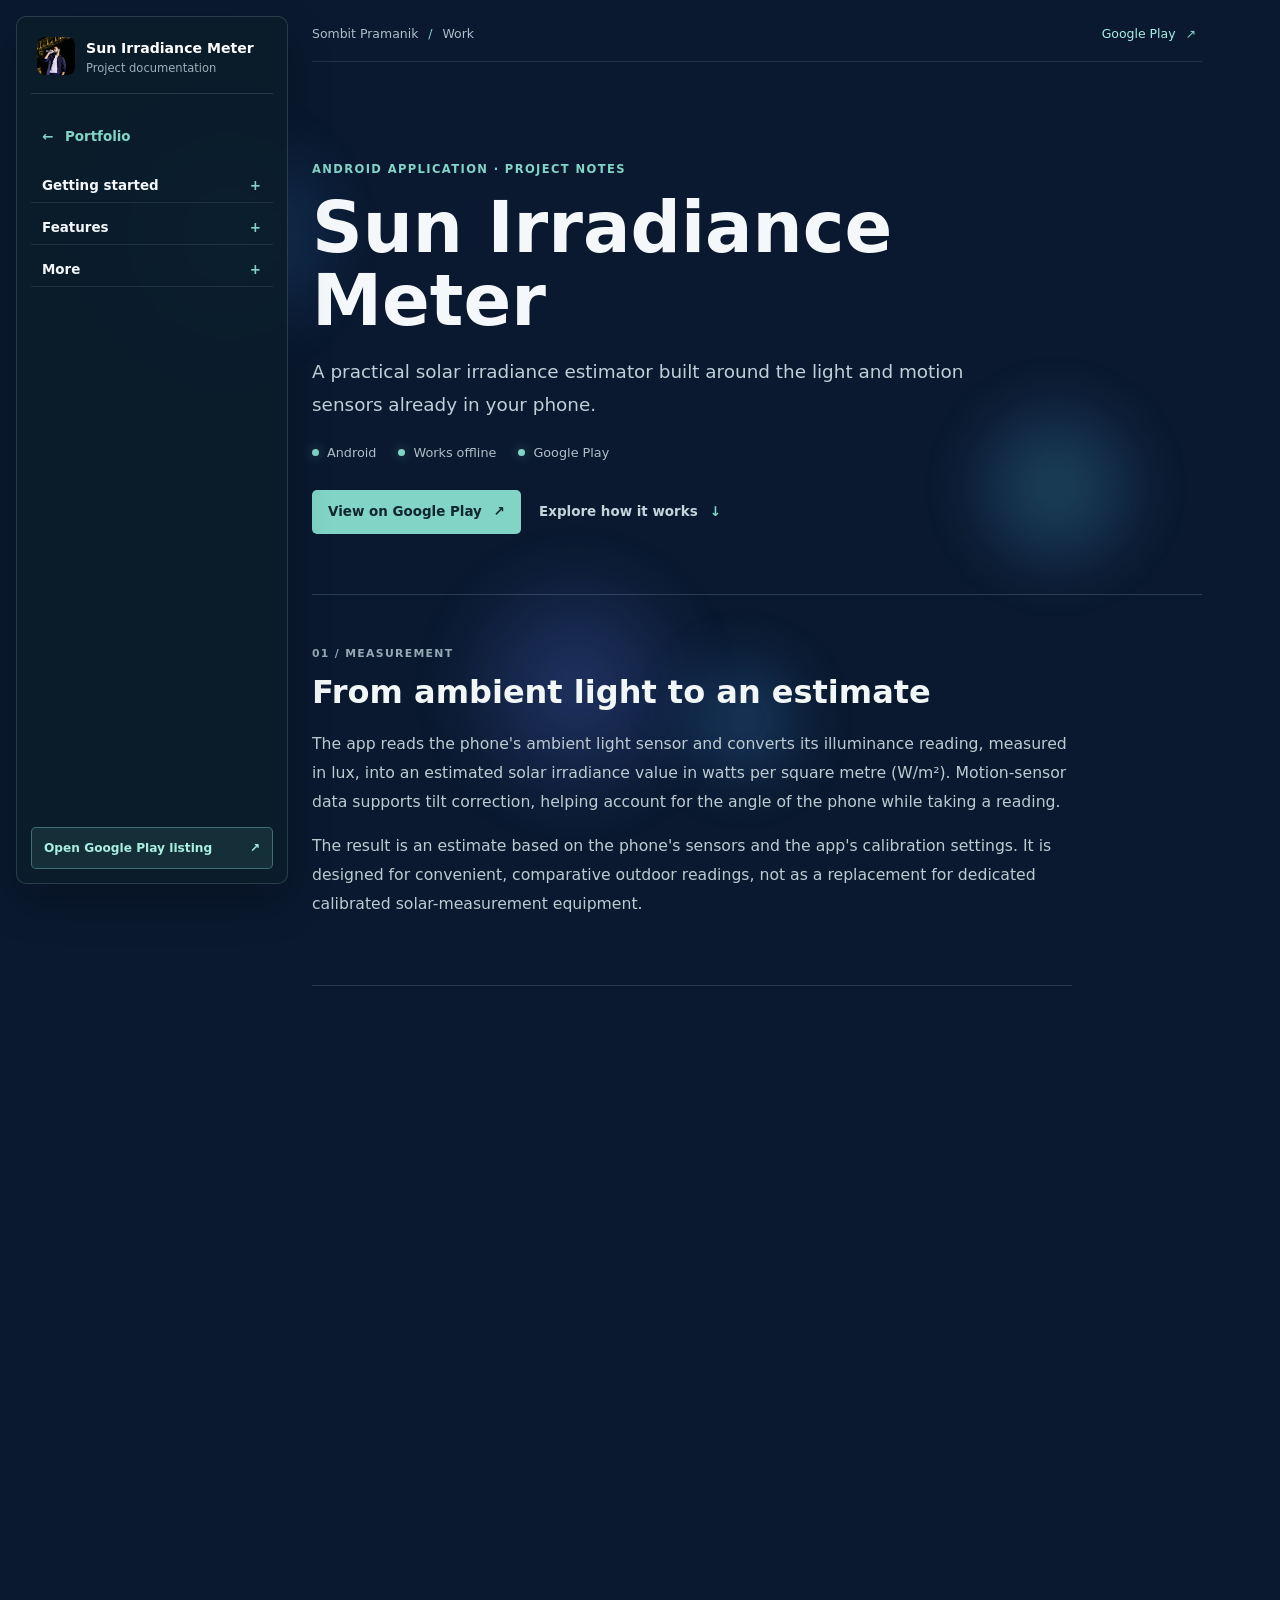
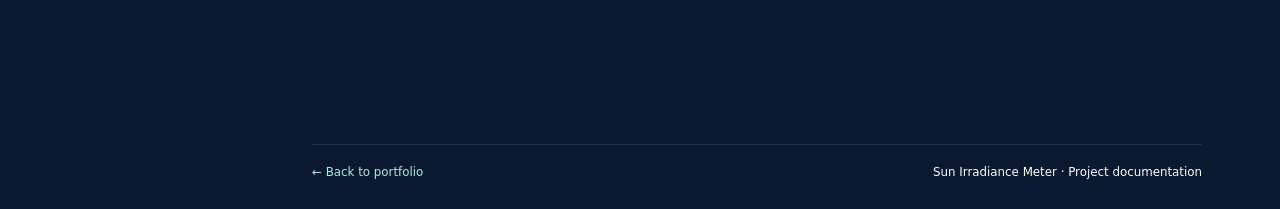
<file: IrradianceMeter.html>
<!DOCTYPE html>
<html lang="en">

<head>
    <meta charset="UTF-8">
    <meta name="viewport" content="width=device-width, initial-scale=1.0">
    <meta name="description"
        content="Project documentation for Sun Irradiance Meter, an offline Android app that estimates solar irradiance using phone sensors.">
    <title>Sun Irradiance Meter | Sombit Pramanik</title>
    <link rel="stylesheet" href="css/style.css">
    <link rel="stylesheet" href="css/irradiance-meter.css">
    <link rel="icon" href="assets/icon.webp" type="image/x-icon">
    <script src="js/scroll-reveal.js" defer></script>
    <script src="js/doc-navigation.js" defer></script>
    <script src="js/ambient-scene.js" defer></script>
</head>

<body class="documentation-page">
    <div class="ambient-scene" aria-hidden="true">
        <span class="ambient-orb ambient-orb-one"></span>
        <span class="ambient-orb ambient-orb-two"></span>
        <span class="ambient-orb ambient-orb-three"></span>
        <span class="ambient-orb ambient-orb-four"></span>
        <span class="ambient-cursor"></span>
    </div>

    <aside class="doc-sidebar">
        <a class="doc-brand" href="index.html#Work">
            <img src="assets/icon.webp" alt="" width="38" height="38">
            <span><strong>Sun Irradiance Meter</strong><small>Project documentation</small></span>
        </a>
        <nav class="doc-navigation" aria-label="Documentation navigation">
            <a class="doc-home-link" href="index.html#Work"><span aria-hidden="true">←</span> Portfolio</a>
            <details name="doc-sections" open>
                <summary>Getting started</summary>
                <ul>
                    <li><a href="#overview">Overview</a></li>
                    <li><a href="#measurement">How measurement works</a></li>
                </ul>
            </details>
            <details name="doc-sections">
                <summary>Features</summary>
                <ul>
                    <li><a href="#live-estimates">Live estimates</a></li>
                    <li><a href="#calibration">Manual calibration</a></li>
                    <li><a href="#reading-tools">Reading tools</a></li>
                </ul>
            </details>
            <details name="doc-sections">
                <summary>More</summary>
                <ul>
                    <li><a href="#privacy">Privacy and offline use</a></li>
                    <li><a href="#limitations">Accuracy and limitations</a></li>
                    <li><a href="#get-the-app">Get the app</a></li>
                </ul>
            </details>
        </nav>
        <a class="doc-sidebar-play" href="https://play.google.com/store/apps/details?id=com.sombitpramanik.sunirreadencemeater&amp;pli=1"
            target="_blank" rel="noopener noreferrer">Open Google Play listing <span aria-hidden="true">↗</span></a>
    </aside>

    <main class="doc-main">
        <div class="doc-topline">
            <a href="index.html#Work">Sombit Pramanik <span aria-hidden="true">/</span> Work</a>
            <a class="doc-topline-play" href="https://play.google.com/store/apps/details?id=com.sombitpramanik.sunirreadencemeater&amp;pli=1"
                target="_blank" rel="noopener noreferrer">Google Play <span aria-hidden="true">↗</span></a>
        </div>

        <header class="doc-hero scroll-reveal" id="overview">
            <p class="doc-eyebrow">ANDROID APPLICATION · PROJECT NOTES</p>
            <h1>Sun Irradiance Meter</h1>
            <p class="doc-lede">A practical solar irradiance estimator built around the light and motion sensors already in your phone.</p>
            <div class="doc-facts" aria-label="App details">
                <span><i aria-hidden="true"></i> Android</span>
                <span><i aria-hidden="true"></i> Works offline</span>
                <span><i aria-hidden="true"></i> Google Play</span>
            </div>
            <div class="doc-hero-actions">
                <a class="doc-primary-action" href="https://play.google.com/store/apps/details?id=com.sombitpramanik.sunirreadencemeater&amp;pli=1"
                    target="_blank" rel="noopener noreferrer">View on Google Play <span aria-hidden="true">↗</span></a>
                <a class="doc-text-action" href="#measurement">Explore how it works <span aria-hidden="true">↓</span></a>
            </div>
        </header>

        <div class="doc-content">
            <section class="doc-section scroll-reveal" aria-labelledby="measurement-title" id="measurement">
                <p class="doc-section-index">01 / MEASUREMENT</p>
                <h2 id="measurement-title">From ambient light to an estimate</h2>
                <p>The app reads the phone's ambient light sensor and converts its illuminance reading, measured in lux, into an estimated solar irradiance value in watts per square metre (W/m²). Motion-sensor data supports tilt correction, helping account for the angle of the phone while taking a reading.</p>
                <p>The result is an estimate based on the phone's sensors and the app's calibration settings. It is designed for convenient, comparative outdoor readings, not as a replacement for dedicated calibrated solar-measurement equipment.</p>
            </section>

            <section class="doc-section scroll-reveal" aria-labelledby="live-title" id="live-estimates">
                <p class="doc-section-index">02 / LIVE ESTIMATES</p>
                <h2 id="live-title">A steadier view of changing light</h2>
                <p>Sunlight and sensor readings can fluctuate as clouds pass or the phone moves. The app applies exponential smoothing to reduce rapid variation in the displayed readings and includes short-term prediction to give a near-future view alongside the current estimate.</p>
                <div class="doc-callout">
                    <span class="doc-callout-mark" aria-hidden="true">i</span>
                    <p>Smoothing and prediction make readings easier to follow; they do not remove sensor error or guarantee future weather conditions.</p>
                </div>
            </section>

            <section class="doc-section scroll-reveal" aria-labelledby="calibration-title" id="calibration">
                <p class="doc-section-index">03 / CALIBRATION</p>
                <h2 id="calibration-title">Adjust the estimate to your device</h2>
                <p>Phones can differ in sensor response. Manual calibration options let you adjust the minimum and maximum settings and luminous efficacy used by the conversion, so you can tune the estimate for your device and intended use.</p>
                <p>Keep a note of any adjustments you make. Changing calibration values changes the estimate; it does not independently verify the physical accuracy of the phone's sensor.</p>
            </section>

            <section class="doc-section scroll-reveal" aria-labelledby="tools-title" id="reading-tools">
                <p class="doc-section-index">04 / READING TOOLS</p>
                <h2 id="tools-title">Inspect the readings and orientation</h2>
                <p>Sensor diagnostics provide access to recent lux readings and sensor-orientation information. These tools help you check whether the phone is receiving light-sensor input and how its orientation is being interpreted during use.</p>
                <ul class="doc-feature-list">
                    <li><span aria-hidden="true">01</span><div><strong>Recent lux readings</strong><p>Review the light-sensor input that contributes to the estimate.</p></div></li>
                    <li><span aria-hidden="true">02</span><div><strong>Sensor orientation</strong><p>Inspect orientation information used for tilt-aware readings.</p></div></li>
                    <li><span aria-hidden="true">03</span><div><strong>Manual settings</strong><p>Adjust Min/Max and luminous-efficacy calibration values.</p></div></li>
                </ul>
            </section>

            <section class="doc-section scroll-reveal" aria-labelledby="privacy-title" id="privacy">
                <p class="doc-section-index">05 / PRIVACY</p>
                <h2 id="privacy-title">Designed for offline use</h2>
                <p>The app's core features work fully offline, and its measurement workflow uses the device's sensors. No account is required. The project listing describes the app as not collecting user-identifying data and not using third-party tracking or data collection.</p>
                <p>For the latest disclosures and the developer's current data-safety information, consult the <a class="doc-inline-link" href="https://play.google.com/store/apps/details?id=com.sombitpramanik.sunirreadencemeater&amp;pli=1" target="_blank" rel="noopener noreferrer">Google Play listing</a>.</p>
            </section>

            <section class="doc-section scroll-reveal" aria-labelledby="limits-title" id="limitations">
                <p class="doc-section-index">06 / ACCURACY</p>
                <h2 id="limits-title">Understanding the limitations</h2>
                <p>Readings depend on the phone's light and motion sensors, their placement and characteristics, the selected calibration values, device orientation, and the surrounding environment. Cases, shading, reflections, sensor differences, and changing sky conditions can affect results.</p>
                <p>Use the app for estimation and comparison. For research, safety-critical work, or measurements requiring traceable accuracy, use an appropriately calibrated instrument.</p>
            </section>

            <section class="doc-section doc-get-app scroll-reveal" aria-labelledby="get-app-title" id="get-the-app">
                <p class="doc-section-index">07 / AVAILABILITY</p>
                <h2 id="get-app-title">Get Sun Irradiance Meter</h2>
                <p>See the current description, release information, compatibility, and developer-provided disclosures on Google Play.</p>
                <a class="doc-primary-action" href="https://play.google.com/store/apps/details?id=com.sombitpramanik.sunirreadencemeater&amp;pli=1"
                    target="_blank" rel="noopener noreferrer">Open the Google Play listing <span aria-hidden="true">↗</span></a>
                <p class="doc-maintainer">Built by <a class="doc-inline-link" href="index.html#About">Sombit Pramanik</a></p>
            </section>
        </div>
        <footer class="doc-footer"><a href="index.html#Work">← Back to portfolio</a><span>Sun Irradiance Meter · Project documentation</span></footer>
    </main>
</body>

</html>
</file>
<file: css/style.css>
@import url("header.css");
@import url("about.css");
@import url("tech-stack.css");
@import url("education.css");
@import url("research.css");
@import url("work.css");
@import url("footer.css");
@import url("ambient.css");

* {
    margin: 0;
    padding: 0;
    box-sizing: border-box;
    /* border: 1px solid red; */
    font-family: system-ui, -apple-system, BlinkMacSystemFont, 'Segoe UI', Roboto, Oxygen, Ubuntu, Cantarell, 'Open Sans', 'Helvetica Neue', sans-serif;
    color: white;
}

body {
    background-color: #0a192f;
    min-height: 100vh;
    scroll-behavior: smooth;
    isolation: isolate;
}

a {
    padding: 8px 30px;
    margin: 0 10px;
    text-decoration: none;
    background: #000;
    color: white;
    clip-path: polygon(0 90%, 10% 0, 100% 0, 90% 100%, 0 100%);
}

@media (max-width: 640px) {
    body {
        padding-bottom: 100px;
    }
}

.scroll-reveal {
    opacity: 1;
    transform: none;
}

.js .scroll-reveal {
    opacity: 0;
    transform: translateY(24px);
    transition: opacity 650ms ease, transform 650ms ease;
}

.js .scroll-reveal.is-visible {
    opacity: 1;
    transform: translateY(0);
}

@media (prefers-reduced-motion: reduce) {
    html {
        scroll-behavior: auto;
    }

    .js .scroll-reveal {
        opacity: 1;
        transform: none;
        transition: none;
    }
}
</file>
<file: css/irradiance-meter.css>
.documentation-page {
    padding: 0;
    color: #f3f7fa;
}

.doc-sidebar {
    position: fixed;
    inset: 16px auto 16px 16px;
    z-index: 5;
    display: flex;
    width: 272px;
    flex-direction: column;
    padding: 20px 14px 14px;
    border: 1px solid rgba(177, 207, 218, 0.18);
    border-radius: 10px;
    background: rgba(11, 29, 43, 0.94);
    box-shadow: 0 18px 44px rgba(0, 0, 0, 0.24);
    -webkit-backdrop-filter: blur(16px);
    backdrop-filter: blur(16px);
}

.doc-brand {
    display: flex;
    align-items: center;
    gap: 11px;
    margin: 0 0 26px;
    padding: 0 6px 18px;
    border-bottom: 1px solid rgba(177, 207, 218, 0.16);
    background: none;
    clip-path: none;
    text-decoration: none;
}

.doc-brand img {
    flex: 0 0 38px;
    border-radius: 8px;
    object-fit: cover;
}

.doc-brand span,
.doc-brand small {
    display: block;
}

.doc-brand strong {
    font-size: 0.88rem;
    line-height: 1.35;
}

.doc-brand small {
    margin-top: 3px;
    color: #9eafb8;
    font-size: 0.72rem;
}

.doc-navigation {
    display: flex;
    flex: 1;
    flex-direction: column;
    align-items: stretch;
    gap: 8px;
    overflow-y: auto;
}

.doc-home-link,
.doc-navigation summary,
.doc-navigation li a {
    margin: 0;
    padding: 9px 11px;
    border-radius: 5px;
    background: transparent;
    clip-path: none;
    color: #d7e3e9;
    font-size: 0.84rem;
    text-align: left;
    text-decoration: none;
}

.doc-home-link {
    margin-bottom: 8px;
    color: #81d4c6;
    font-weight: 700;
}

.doc-home-link span {
    margin-right: 7px;
    color: inherit;
}

.doc-navigation details {
    border-bottom: 1px solid rgba(177, 207, 218, 0.12);
}

.doc-navigation summary {
    position: relative;
    padding-right: 30px;
    color: #f3f7fa;
    cursor: pointer;
    font-weight: 700;
    list-style: none;
}

.doc-navigation summary::-webkit-details-marker {
    display: none;
}

.doc-navigation summary::after {
    position: absolute;
    right: 12px;
    color: #81d4c6;
    content: "+";
}

.doc-navigation details[open] summary::after {
    content: "−";
}

.doc-navigation ul {
    padding: 2px 0 10px 17px;
    list-style: disc;
    color: #81d4c6;
}

.doc-navigation li {
    padding-left: 1px;
}

.doc-navigation li::marker {
    color: #81d4c6;
    font-size: 0.7rem;
}

.doc-navigation li a {
    display: block;
    padding: 7px 8px;
    color: #aebfc8;
    font-size: 0.79rem;
    line-height: 1.35;
}

.doc-home-link:hover,
.doc-navigation summary:hover,
.doc-navigation li a:hover {
    background: rgba(129, 212, 198, 0.1);
    color: #fff;
}

.doc-navigation a:focus-visible,
.doc-navigation summary:focus-visible,
.doc-sidebar-play:focus-visible,
.doc-topline a:focus-visible,
.doc-primary-action:focus-visible,
.doc-text-action:focus-visible,
.doc-inline-link:focus-visible {
    outline: 2px solid #81d4c6;
    outline-offset: 3px;
}

.doc-sidebar-play {
    display: flex;
    align-items: center;
    justify-content: space-between;
    gap: 8px;
    min-height: 42px;
    margin: 16px 0 0;
    padding: 10px 12px;
    border: 1px solid rgba(129, 212, 198, 0.38);
    border-radius: 5px;
    background: rgba(129, 212, 198, 0.1);
    clip-path: none;
    color: #a9eee1;
    font-size: 0.76rem;
    font-weight: 700;
    text-decoration: none;
}

.doc-sidebar-play span {
    color: inherit;
}

.doc-main {
    width: min(100% - 336px, 890px);
    margin: 0 auto 0 max(312px, calc((100% - 336px - 890px) / 2 + 272px));
    padding: 26px 0 0;
}

.doc-topline {
    display: flex;
    align-items: center;
    justify-content: space-between;
    gap: 20px;
    padding-bottom: 20px;
    border-bottom: 1px solid rgba(177, 207, 218, 0.14);
}

.doc-topline a {
    margin: 0;
    padding: 0;
    background: none;
    clip-path: none;
    color: #aebfc8;
    font-size: 0.78rem;
    text-decoration: none;
}

.doc-topline a span {
    padding: 0 6px;
    color: #81d4c6;
}

.doc-topline .doc-topline-play {
    color: #a9eee1;
}

.doc-hero {
    padding: clamp(56px, 9vw, 100px) 0 60px;
    border-bottom: 1px solid rgba(177, 207, 218, 0.2);
    scroll-margin-top: 28px;
}

.doc-eyebrow,
.doc-section-index {
    color: #81d4c6;
    font-size: 0.72rem;
    font-weight: 800;
    letter-spacing: 0.12em;
}

.doc-eyebrow {
    margin-bottom: 16px;
}

.doc-hero h1 {
    max-width: 740px;
    margin-bottom: 18px;
    color: #f5f8fa;
    font-size: clamp(2.65rem, 6vw, 4.4rem);
    line-height: 1.04;
    text-wrap: balance;
}

.doc-lede {
    max-width: 660px;
    color: #bfd0d8;
    font-size: 1.15rem;
    line-height: 1.75;
}

.doc-facts {
    display: flex;
    flex-wrap: wrap;
    gap: 10px 22px;
    margin-top: 24px;
}

.doc-facts span {
    display: inline-flex;
    align-items: center;
    gap: 8px;
    color: #aebfc8;
    font-size: 0.8rem;
}

.doc-facts i {
    width: 7px;
    height: 7px;
    border-radius: 50%;
    background: #81d4c6;
    box-shadow: 0 0 12px rgba(129, 212, 198, 0.48);
}

.doc-hero-actions {
    display: flex;
    flex-wrap: wrap;
    align-items: center;
    gap: 18px;
    margin-top: 30px;
}

.doc-primary-action,
.doc-text-action {
    display: inline-flex;
    align-items: center;
    justify-content: center;
    gap: 12px;
    min-height: 44px;
    margin: 0;
    padding: 11px 16px;
    border-radius: 5px;
    clip-path: none;
    font-size: 0.84rem;
    font-weight: 750;
    text-decoration: none;
}

.doc-primary-action {
    background: #81d4c6;
    color: #102630;
}

.doc-primary-action span {
    color: inherit;
}

.doc-primary-action:hover {
    background: #a3e6dc;
}

.doc-text-action {
    padding-right: 0;
    padding-left: 0;
    background: transparent;
    color: #c5d4da;
}

.doc-text-action span {
    color: #81d4c6;
}

.doc-content {
    max-width: 760px;
}

.doc-section {
    padding: 52px 0;
    border-bottom: 1px solid rgba(177, 207, 218, 0.16);
    scroll-margin-top: 28px;
}

.doc-section-index {
    margin-bottom: 12px;
    color: #91aab3;
    font-size: 0.68rem;
}

.doc-section h2 {
    margin-bottom: 17px;
    color: #f1f6f7;
    font-size: clamp(1.55rem, 3vw, 2rem);
    line-height: 1.25;
    text-wrap: balance;
}

.doc-section > p:not(.doc-section-index):not(.doc-maintainer) {
    margin-bottom: 15px;
    color: #bdcbd1;
    font-size: 0.98rem;
    line-height: 1.85;
}

.doc-section > p:last-child {
    margin-bottom: 0;
}

.doc-callout {
    display: grid;
    grid-template-columns: 26px minmax(0, 1fr);
    gap: 12px;
    margin-top: 24px;
    padding: 16px 18px;
    border-left: 2px solid #81d4c6;
    background: rgba(129, 212, 198, 0.07);
}

.doc-callout-mark {
    display: grid;
    width: 22px;
    aspect-ratio: 1;
    place-items: center;
    border: 1px solid rgba(129, 212, 198, 0.48);
    border-radius: 50%;
    color: #a9eee1;
    font-size: 0.76rem;
    font-weight: 800;
}

.doc-callout p {
    color: #c3d1d6;
    font-size: 0.87rem;
    line-height: 1.7;
}

.doc-feature-list {
    margin-top: 26px;
    list-style: none;
}

.doc-feature-list li {
    display: grid;
    grid-template-columns: 40px minmax(0, 1fr);
    gap: 14px;
    padding: 17px 0;
    border-top: 1px solid rgba(177, 207, 218, 0.13);
}

.doc-feature-list > li > span {
    padding-top: 2px;
    color: #81d4c6;
    font-size: 0.72rem;
    font-weight: 800;
}

.doc-feature-list strong {
    color: #e8f0f2;
    font-size: 0.92rem;
}

.doc-feature-list p {
    margin-top: 5px;
    color: #aebfc8;
    font-size: 0.86rem;
    line-height: 1.65;
}

.doc-inline-link {
    margin: 0;
    padding: 0;
    background: none;
    clip-path: none;
    color: #a9eee1;
    text-decoration: underline;
    text-decoration-color: rgba(129, 212, 198, 0.45);
    text-underline-offset: 3px;
}

.doc-get-app {
    border-bottom: 0;
}

.doc-get-app .doc-primary-action {
    margin-top: 8px;
}

.doc-section .doc-maintainer {
    margin-top: 23px;
    color: #92a7b0;
    font-size: 0.8rem;
}

.doc-footer {
    display: flex;
    justify-content: space-between;
    gap: 20px;
    padding: 20px 0 30px;
    border-top: 1px solid rgba(177, 207, 218, 0.14);
    color: #91a5ae;
    font-size: 0.74rem;
}

.doc-footer a {
    margin: 0;
    padding: 0;
    background: transparent;
    clip-path: none;
    color: #a9eee1;
    text-decoration: none;
}

@media (max-width: 900px) and (min-width: 701px) {
    .doc-sidebar {
        width: 232px;
    }

    .doc-main {
        width: calc(100% - 276px);
        margin-left: 260px;
    }
}

@media (max-width: 700px) {
    .documentation-page {
        padding-bottom: 0;
    }

    .doc-sidebar {
        inset: 8px 8px auto;
        width: auto;
        max-height: calc(100vh - 16px);
        padding: 8px 10px;
        border-radius: 8px;
    }

    .doc-brand,
    .doc-sidebar-play {
        display: none;
    }

    .doc-navigation {
        flex: 0 0 auto;
        flex-direction: row;
        align-items: center;
        gap: 5px;
        overflow: visible;
    }

    .doc-home-link {
        flex: 0 0 auto;
        margin: 0;
        padding: 10px 8px;
        font-size: 0.76rem;
    }

    .doc-navigation details {
        position: relative;
        flex: 1 1 0;
        min-width: 0;
        border: 0;
    }

    .doc-navigation summary {
        padding: 10px 8px;
        font-size: 0.74rem;
        text-align: center;
    }

    .doc-navigation summary::after {
        display: none;
    }

    .doc-navigation details[open] ul {
        position: absolute;
        top: calc(100% + 8px);
        left: 50%;
        z-index: 2;
        width: min(260px, calc(100vw - 28px));
        max-height: 55vh;
        overflow-y: auto;
        padding: 8px 10px 8px 24px;
        border: 1px solid rgba(177, 207, 218, 0.18);
        border-radius: 6px;
        background: #102b3b;
        box-shadow: 0 14px 30px rgba(0, 0, 0, 0.32);
        transform: translateX(-50%);
    }

    .doc-navigation li a {
        padding: 10px 8px;
        font-size: 0.8rem;
    }

    .doc-main {
        width: auto;
        margin: 0;
        padding: 92px 22px 0;
    }

    .doc-topline {
        padding-bottom: 15px;
    }

    .doc-hero {
        padding: 58px 0 42px;
    }

    .doc-section {
        padding: 40px 0;
        scroll-margin-top: 86px;
    }

    .doc-hero {
        scroll-margin-top: 86px;
    }

    .doc-footer {
        flex-direction: column;
        gap: 10px;
    }
}

@media (prefers-reduced-motion: reduce) {
    .doc-primary-action {
        transition: none;
    }
}
</file>
